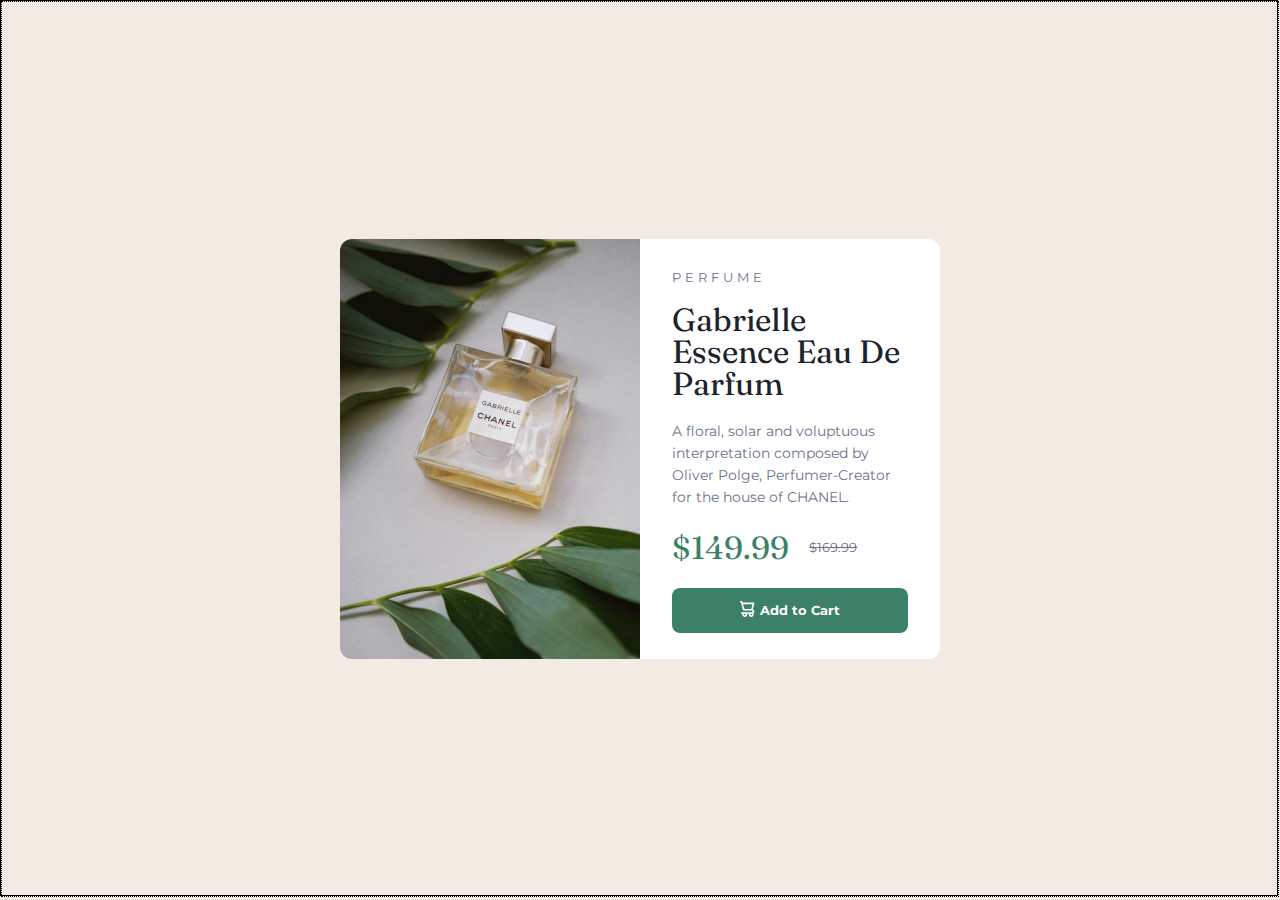
<file: index.html>
<!DOCTYPE html>
<html lang="en">
<head>
    <meta charset="UTF-8">
    <meta http-equiv="X-UA-Compatible" content="IE=edge">
    <meta name="viewport" content="width=device-width, initial-scale=1.0">

    <link rel="stylesheet" href="./stylesheet/reset.css">
    <link rel="stylesheet" href="./stylesheet/style.css">
    <link rel="icon" type="image/x-icon" href="./images/favicon-32x32.png">
    <link rel="preconnect" href="https://fonts.googleapis.com">
    <link rel="preconnect" href="https://fonts.gstatic.com" crossorigin>
    <link href="https://fonts.googleapis.com/css2?family=Montserrat:wght@500;700&display=swap" rel="stylesheet">
    <link href="https://fonts.googleapis.com/css2?family=Fraunces:opsz,wght@9..144,700&display=swap" rel="stylesheet">

    <title>Product preview card component</title>
</head>
<body>
    <main>
        <div class="container">
            <figure>
                <img src="./images/image-product-desktop.jpg" alt="product" class="img-product-desktop">
                <img src="./images/image-product-mobile.jpg" alt="product" class="img-product-mobile">
            </figure>

            <div class="right">
                <div class="description">
                    <p>PERFUME</p>
                    <h1 class="title">Gabrielle Essence Eau De Parfum</h1>
                    <p>A floral, solar and voluptuous interpretation composed by Oliver Polge, Perfumer-Creator for the house of CHANEL.</p>
                </div>

                <div class="price">
                    <p>$149.99</p>
                    <p>$169.99</p>
                </div>

                <div>
                    <button class="primary-button  add-to-cart-button">
                        <figure>
                            <img src="./images/icon-cart.svg" alt="cart">
                        </figure>
                        Add to Cart
                    </button>
                </div>
            </div>    
        </div>  
    </main>
</body>
</html>
</file>
<file: stylesheet/style.css>
:root {
    --dark-cyan: hsl(158, 36%, 37%);
    --cream: hsl(30, 38%, 92%);
    --very-dark-blue: hsl(212, 21%, 14%);
    --dark-grayish-blue: hsl(228, 12%, 48%);
    --white: hsl(0, 0%, 100%);

/*     font-family: 'Fraunces', serif;
    font-family: 'Montserrat', sans-serif; */
}

body {
    background-color: var(--cream);
    width: 99.7vw;
    height: 99.3vh;
    border: 1px solid;
}

main {
    display: flex;
    width: 100%;
    height: 100%;
    justify-content: center;
    align-items: center;
    border: 1px dotted;
}

.container {
    display: flex;
    width: 600px;
    height: 420px;
    /* align-items: center; */
    background-color: var(--white);
    /* margin-top: 7%; */
    border-radius: 12px;
}

.img-product-desktop {
    width: 300px;
    height: 420px;
    object-fit: cover;
    border-radius: 12px 0 0 12px;
}

.img-product-mobile {
    display: none;
}

.right {
    padding: 2rem;
}

.description p:nth-child(1) {
    font-family: 'Montserrat', sans-serif;
    color: var(--dark-grayish-blue);
    font-size: 13px;
    letter-spacing: 4px;
    margin-bottom: 20px;
}

.title {
    font-family: 'Fraunces', serif;
    font-size: 32px;
    margin-bottom: 20px;
    color: var(--very-dark-blue);
}

.description p:nth-child(3) {
    font-family: 'Montserrat', sans-serif;
    color: var(--dark-grayish-blue);
    font-size: 14px;
    margin-bottom: 24px;
    line-height: 22px;
}

.price {
    display: flex;
    margin-bottom: 24px;
    align-items: center;
}

.price p:nth-child(1) {
    color: var(--dark-cyan);
    font-family: 'Fraunces', serif;
    font-size: 32px;
    margin-right: 20px;
}

.price p:nth-child(2) {
    color: var(--dark-grayish-blue);
    font-family: 'Montserrat', sans-serif;
    font-size: 13px;
    text-decoration:line-through;
}

.primary-button {
    background: var(--dark-cyan);
    border-radius: 8px;
    border: none;
    color: var(--white);
    width: 100%;
    height: 45px;
    cursor: pointer;
    font-family: 'Montserrat', sans-serif;
    font-weight: bold;
}

.add-to-cart-button {
    display: flex;
    align-items: center;
    justify-content: center;
    gap: 5px;
}

@media (max-width: 400px) {
    .container {
        flex-direction: column;
        width: 90%;
        height: 620px;
        margin-top: 8vh;
    }

    .img-product-desktop {
        display: none;
    }

    .img-product-mobile {
        display: inline;
        width: 100%;
        border-radius: 12px 12px 0 0
    }

    .right {
        padding: 1.5rem;
    }
}
</file>
